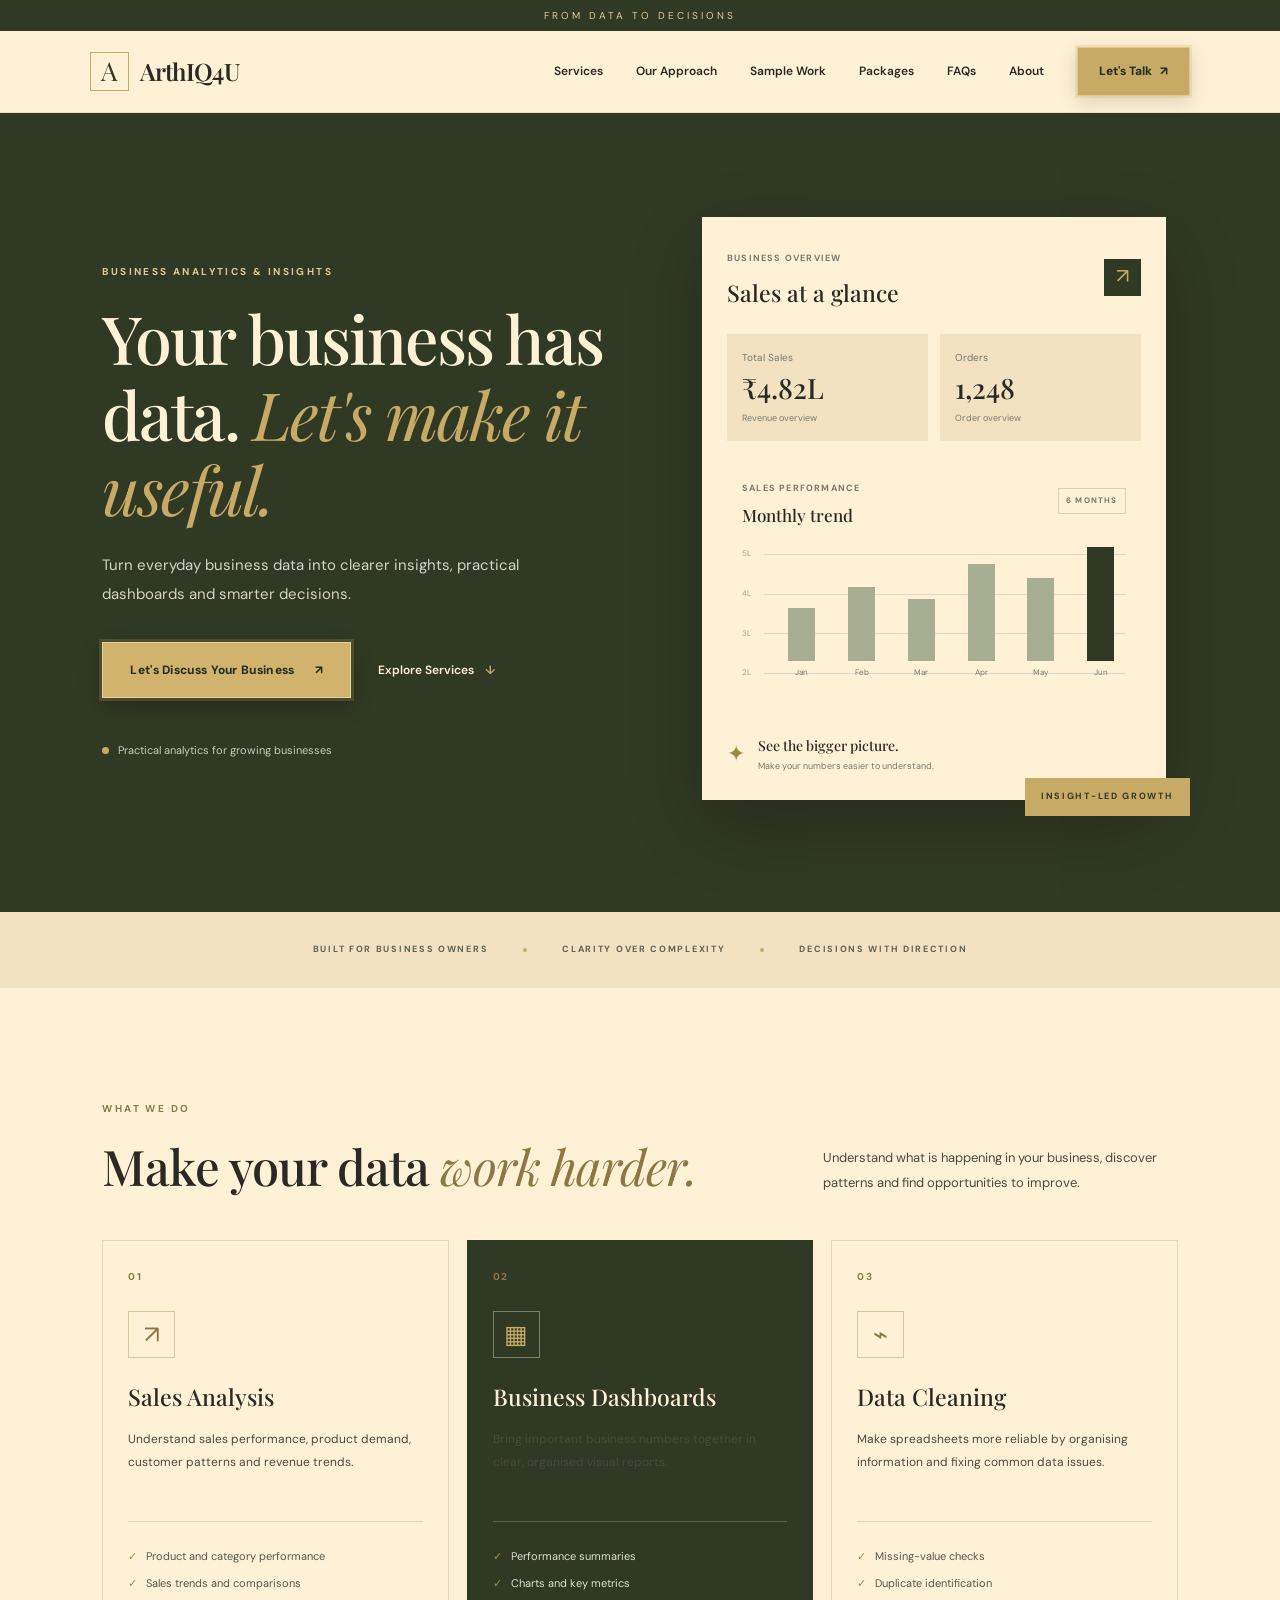
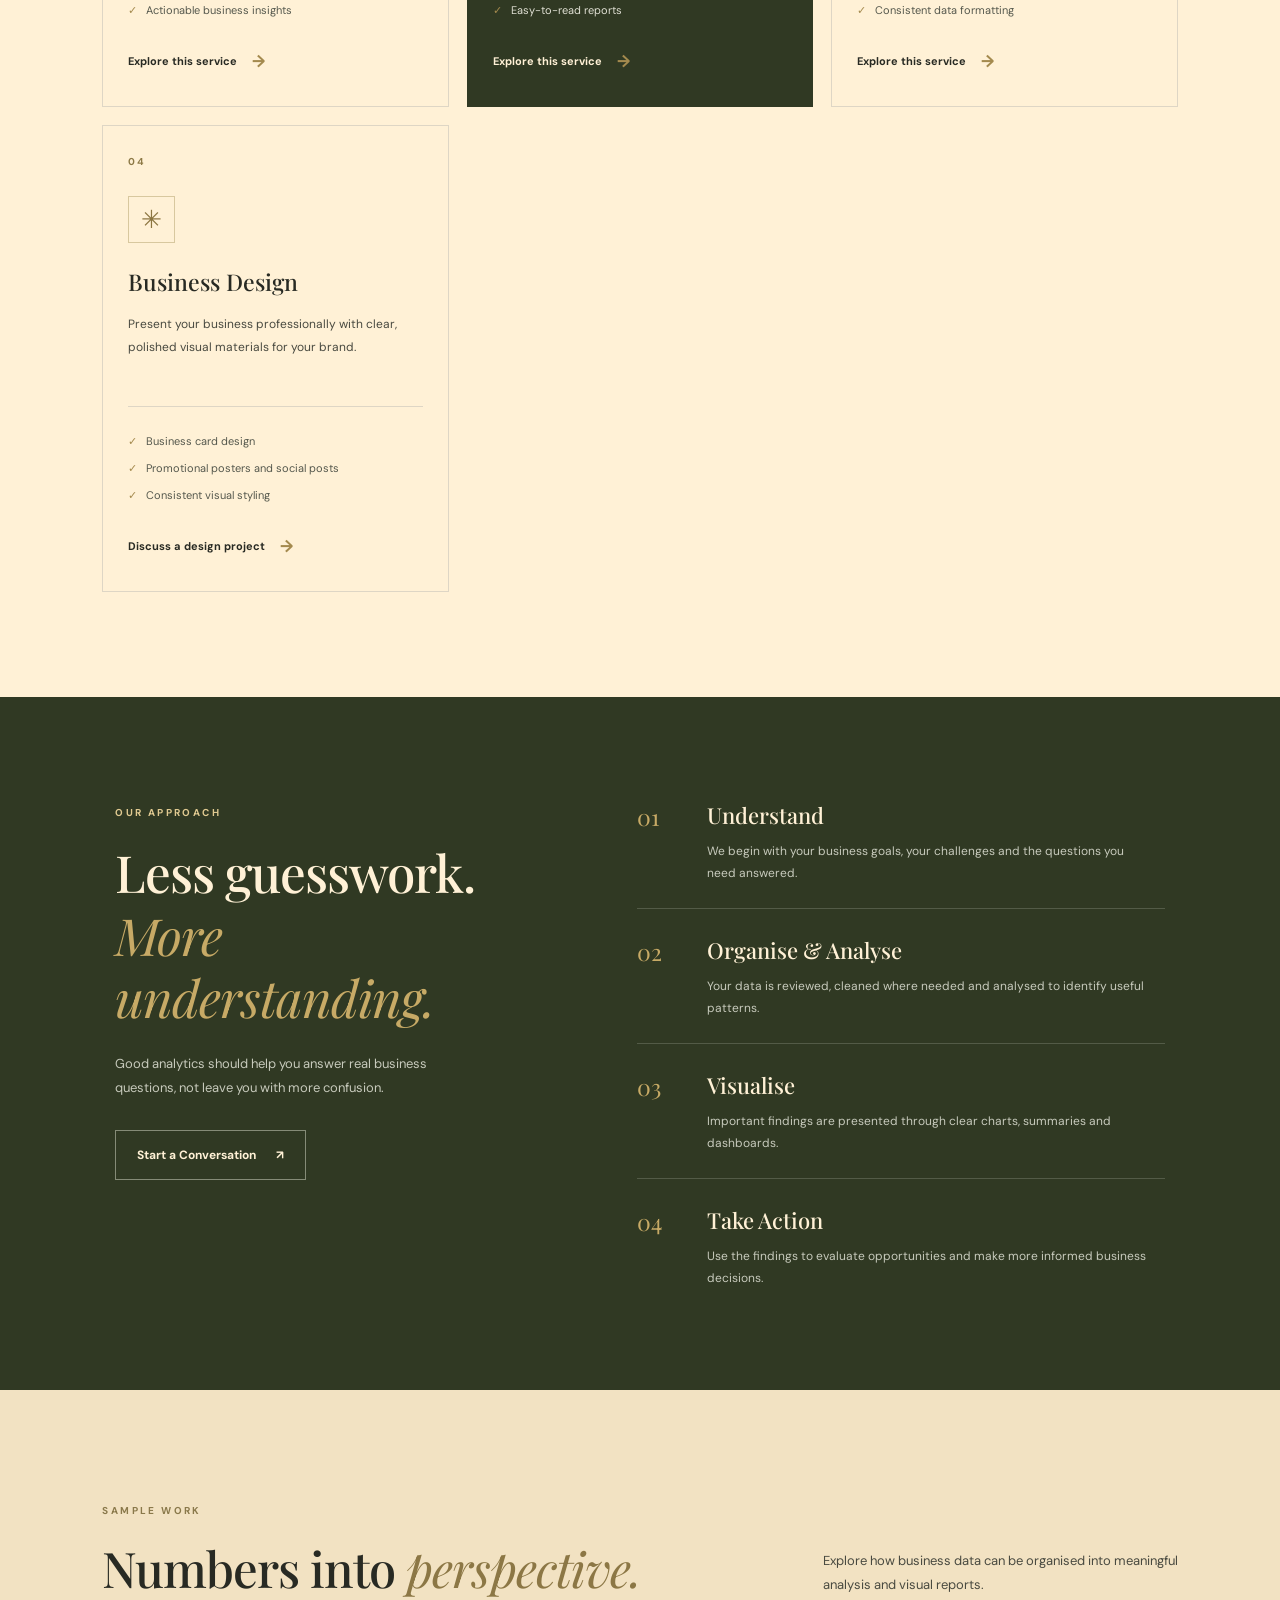
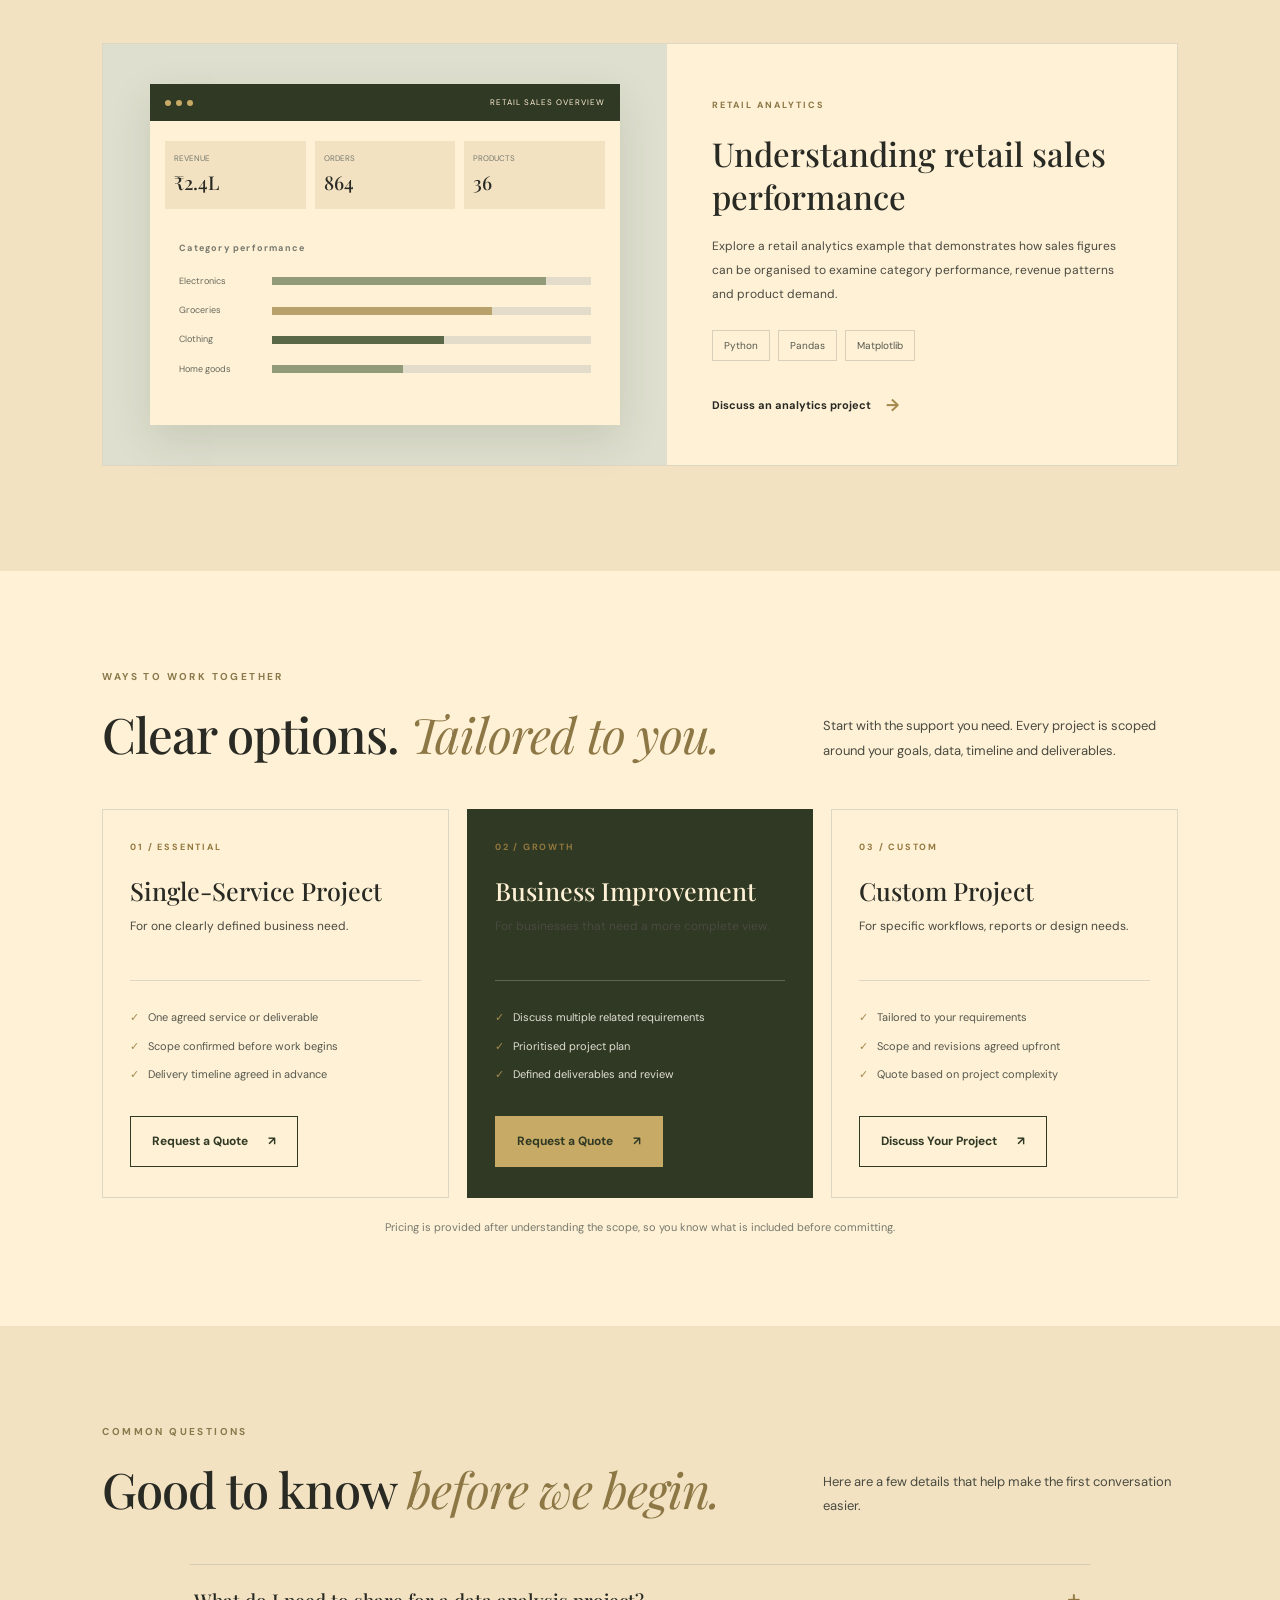
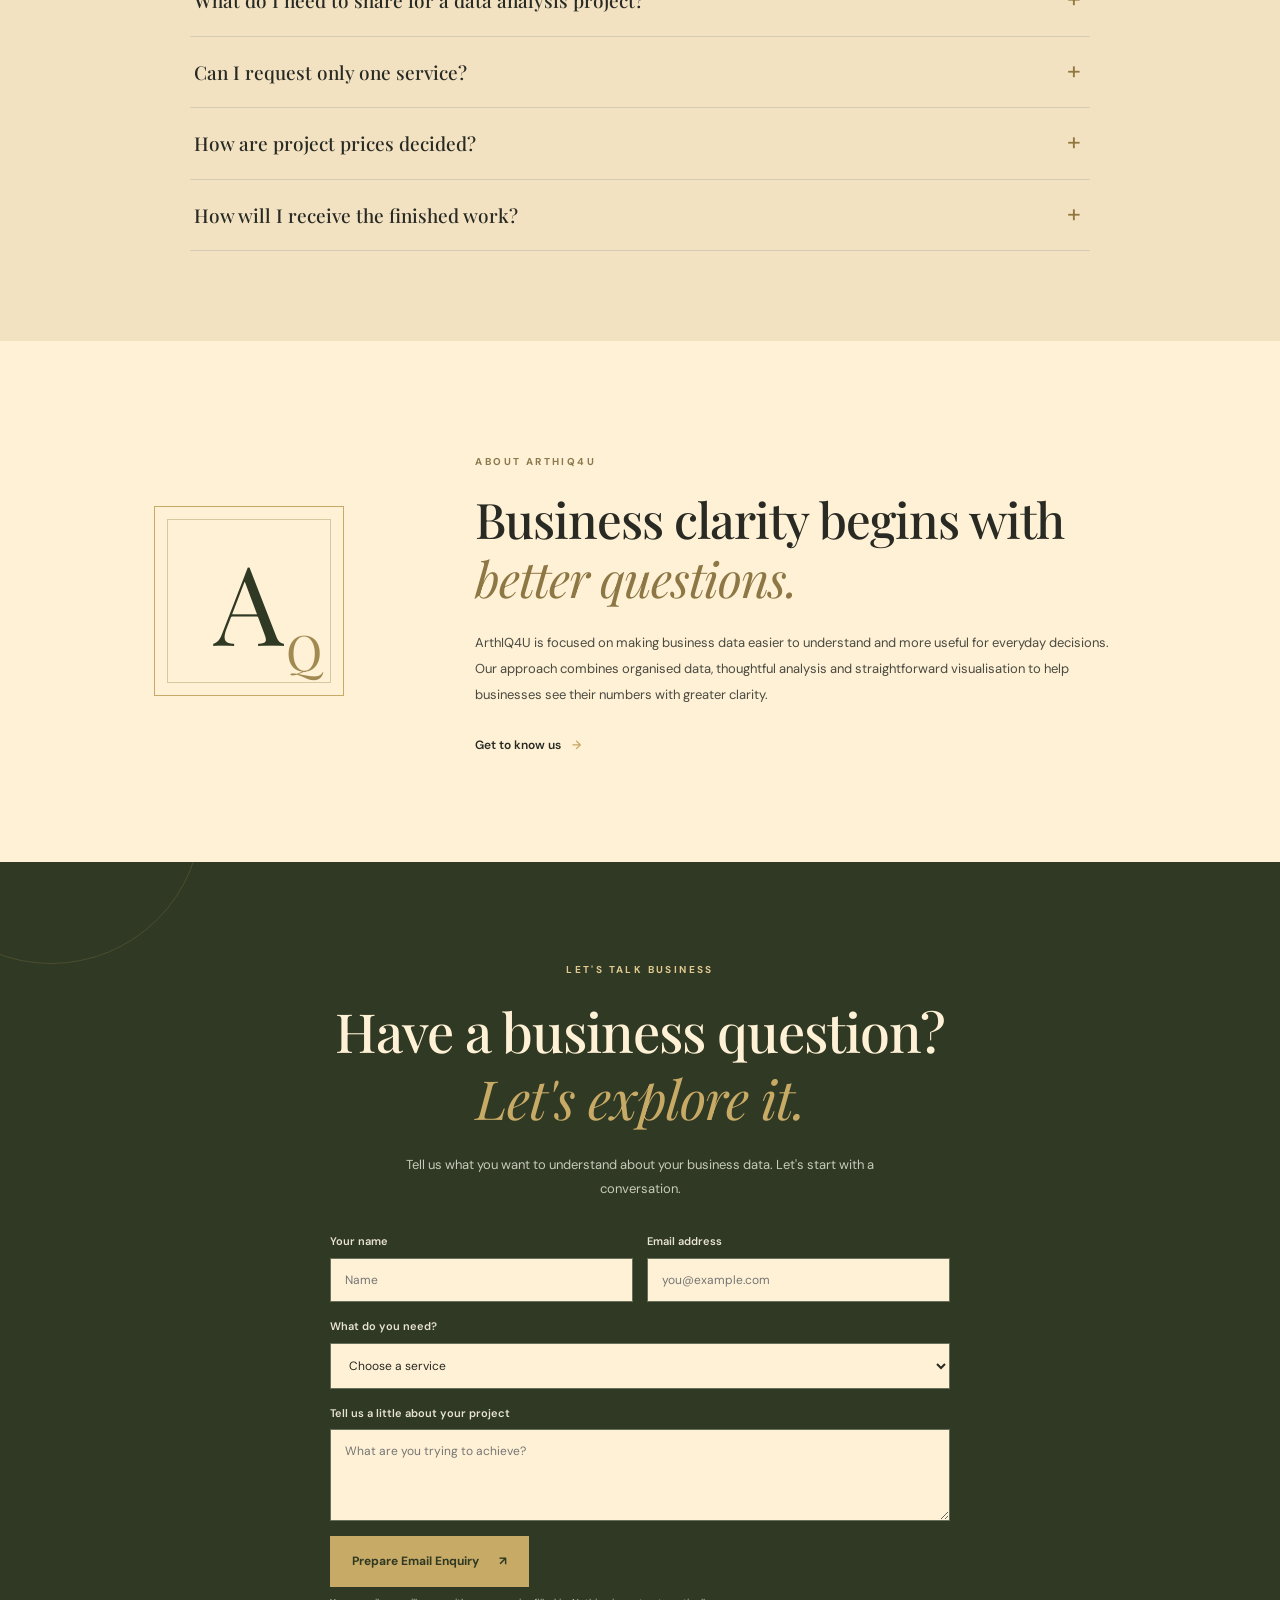
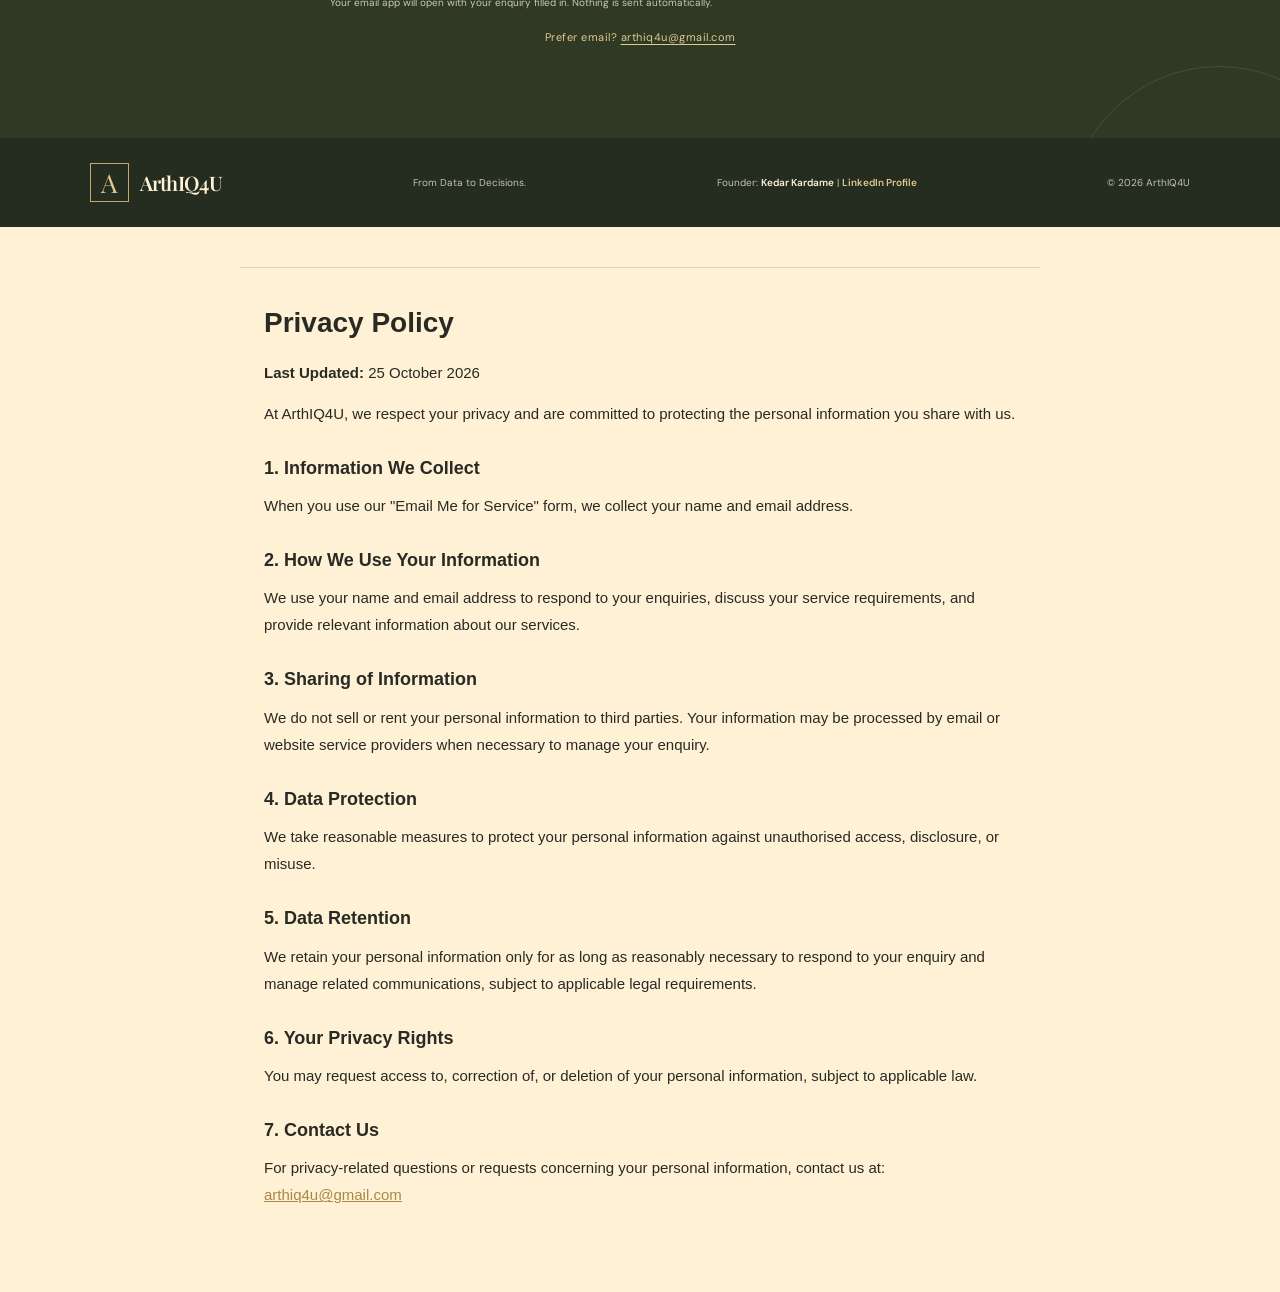
<file: index.html>
<!DOCTYPE html>
<html lang="en">
<head>
    <meta charset="UTF-8">
    <meta name="viewport" content="width=device-width, initial-scale=1.0">
    <meta name="google-site-verification" content="A66Na9jqtfzO3iNBNQg-quBa9R00kcFOK-wbCDVWGrk" />
    <meta name="theme-color" content="#303923">
    <meta name="description" content="ArthIQ4U helps growing businesses with sales analysis, business dashboards, data cleaning and professional business design. From Data to Decisions.">
    <meta property="og:title" content="ArthIQ4U | From Data to Decisions">
    <meta property="og:description" content="Practical business analytics, dashboards and creative design for growing businesses.">
    <meta property="og:type" content="website">
    <meta name="color-scheme" content="light">
    <title>ArthIQ4U | From Data to Decisions</title>
    <link rel="stylesheet" href="style.css">
    <link rel="preconnect" href="https://fonts.googleapis.com">
    <link rel="preconnect" href="https://fonts.gstatic.com" crossorigin>
    <link href="https://fonts.googleapis.com/css2?family=DM+Sans:wght@400;500;600;700&family=Playfair+Display:wght@400;500;600;700&display=swap" rel="stylesheet">
    
<script type="application/ld+json">
{
  "@context": "https://schema.org",
  "@type": "Organization",
  "name": "ArthIQ4U",
  "url": "https://arthiq4u.vercel.app/",
  "email": "arthiq4u@gmail.com",
  "founder": {
    "@type": "Person",
    "name": "Kedar kardame",
    "jobTitle": "Founder of ArthIQ4U"
  }
}
</script>

</head>
<body>

    <div class="topbar">
        FROM DATA TO DECISIONS
    </div>

    <header class="header">
        <a href="#home" class="brand">
            <span class="brand-mark">A</span>
            <span class="brand-name">ArthIQ4U</span>
        </a>

        <button class="menu-toggle" id="menuToggle" aria-label="Open navigation" aria-expanded="false">
            ☰
        </button>

        <nav class="navigation" id="navigation">
            <a href="#services">Services</a>
            <a href="#approach">Our Approach</a>
            <a href="#work">Sample Work</a>
            <a href="#packages">Packages</a>
            <a href="#faq">FAQs</a>
            <a href="#about">About</a>
            <a href="#contact" class="nav-cta">Let's Talk <span>↗</span></a>
        </nav>
    </header>

    <main>
        <section class="hero" id="home">
            <div class="hero-content">
                <span class="eyebrow light-eyebrow">BUSINESS ANALYTICS & INSIGHTS</span>
                <h1>Your business has data. <em>Let's make it useful.</em></h1>
                <p class="hero-description">
                    Turn everyday business data into clearer insights, practical dashboards and smarter decisions.
                </p>

                <div class="hero-actions">
                    <a href="#contact" class="button button-gold">Let's Discuss Your Business <span>↗</span></a>
                    <a href="#services" class="text-link">Explore Services <span>↓</span></a>
                </div>

                <div class="hero-note">
                    <span class="status-dot"></span>
                    Practical analytics for growing businesses
                </div>
            </div>

            <div class="hero-visual">
                <div class="dashboard">
                    <div class="dashboard-header">
                        <div>
                            <span class="dashboard-kicker">BUSINESS OVERVIEW</span>
                            <h3>Sales at a glance</h3>
                        </div>
                        <span class="dashboard-icon">↗</span>
                    </div>

                    <div class="metric-grid">
                        <div class="metric-card">
                            <span>Total Sales</span>
                            <strong>₹4.82L</strong>
                            <small>Revenue overview</small>
                        </div>
                        <div class="metric-card">
                            <span>Orders</span>
                            <strong>1,248</strong>
                            <small>Order overview</small>
                        </div>
                    </div>

                    <div class="chart-card">
                        <div class="chart-heading">
                            <div>
                                <span>SALES PERFORMANCE</span>
                                <h4>Monthly trend</h4>
                            </div>
                            <span class="chart-period">6 MONTHS</span>
                        </div>

                        <div class="chart">
                            <div class="chart-grid">
                                <span>5L</span>
                                <span>4L</span>
                                <span>3L</span>
                                <span>2L</span>
                            </div>
                            <div class="chart-bars">
                                <div class="bar-item"><div class="bar" style="height: 40%"></div><span>Jan</span></div>
                                <div class="bar-item"><div class="bar" style="height: 56%"></div><span>Feb</span></div>
                                <div class="bar-item"><div class="bar" style="height: 47%"></div><span>Mar</span></div>
                                <div class="bar-item"><div class="bar" style="height: 73%"></div><span>Apr</span></div>
                                <div class="bar-item"><div class="bar" style="height: 63%"></div><span>May</span></div>
                                <div class="bar-item"><div class="bar active-bar" style="height: 88%"></div><span>Jun</span></div>
                            </div>
                        </div>
                    </div>

                    <div class="dashboard-footer">
                        <span class="footer-symbol">✦</span>
                        <div>
                            <strong>See the bigger picture.</strong>
                            <p>Make your numbers easier to understand.</p>
                        </div>
                    </div>
                </div>
                <div class="floating-label">INSIGHT-LED GROWTH</div>
            </div>
        </section>

        <section class="trust-strip">
            <span>BUILT FOR BUSINESS OWNERS</span>
            <span class="trust-divider"></span>
            <span>CLARITY OVER COMPLEXITY</span>
            <span class="trust-divider"></span>
            <span>DECISIONS WITH DIRECTION</span>
        </section>

        <section class="section services-section" id="services">
            <div class="section-heading">
                <div>
                    <span class="eyebrow">WHAT WE DO</span>
                    <h2>Make your data <em>work harder.</em></h2>
                </div>
                <p>Understand what is happening in your business, discover patterns and find opportunities to improve.</p>
            </div>

            <div class="services-grid">
                <article class="service-card">
                    <div class="service-number">01</div>
                    <div class="service-icon">↗</div>
                    <h3>Sales Analysis</h3>
                    <p>Understand sales performance, product demand, customer patterns and revenue trends.</p>
                    <ul>
                        <li>Product and category performance</li>
                        <li>Sales trends and comparisons</li>
                        <li>Actionable business insights</li>
                    </ul>
                    <a href="#contact" class="service-link">Explore this service <span>→</span></a>
                </article>

                <article class="service-card featured-service">
                    <div class="service-number">02</div>
                    <div class="service-icon">▦</div>
                    <h3>Business Dashboards</h3>
                    <p>Bring important business numbers together in clear, organised visual reports.</p>
                    <ul>
                        <li>Performance summaries</li>
                        <li>Charts and key metrics</li>
                        <li>Easy-to-read reports</li>
                    </ul>
                    <a href="#contact" class="service-link">Explore this service <span>→</span></a>
                </article>

                <article class="service-card">
                    <div class="service-number">03</div>
                    <div class="service-icon">⌁</div>
                    <h3>Data Cleaning</h3>
                    <p>Make spreadsheets more reliable by organising information and fixing common data issues.</p>
                    <ul>
                        <li>Missing-value checks</li>
                        <li>Duplicate identification</li>
                        <li>Consistent data formatting</li>
                    </ul>
                    <a href="#contact" class="service-link">Explore this service <span>→</span></a>
                </article>

                <article class="service-card">
                    <div class="service-number">04</div>
                    <div class="service-icon">✳</div>
                    <h3>Business Design</h3>
                    <p>Present your business professionally with clear, polished visual materials for your brand.</p>
                    <ul>
                        <li>Business card design</li>
                        <li>Promotional posters and social posts</li>
                        <li>Consistent visual styling</li>
                    </ul>
                    <a href="#contact" class="service-link">Discuss a design project <span>→</span></a>
                </article>
            </div>
        </section>

        <section class="approach-section" id="approach">
            <div class="approach-intro">
                <span class="eyebrow light-eyebrow">OUR APPROACH</span>
                <h2>Less guesswork.<br><em>More understanding.</em></h2>
                <p>Good analytics should help you answer real business questions, not leave you with more confusion.</p>
                <a href="#contact" class="button button-outline">Start a Conversation <span>↗</span></a>
            </div>

            <div class="steps">
                <article class="step">
                    <span class="step-number">01</span>
                    <div>
                        <h3>Understand</h3>
                        <p>We begin with your business goals, your challenges and the questions you need answered.</p>
                    </div>
                </article>

                <article class="step">
                    <span class="step-number">02</span>
                    <div>
                        <h3>Organise & Analyse</h3>
                        <p>Your data is reviewed, cleaned where needed and analysed to identify useful patterns.</p>
                    </div>
                </article>

                <article class="step">
                    <span class="step-number">03</span>
                    <div>
                        <h3>Visualise</h3>
                        <p>Important findings are presented through clear charts, summaries and dashboards.</p>
                    </div>
                </article>

                <article class="step">
                    <span class="step-number">04</span>
                    <div>
                        <h3>Take Action</h3>
                        <p>Use the findings to evaluate opportunities and make more informed business decisions.</p>
                    </div>
                </article>
            </div>
        </section>

        <section class="section work-section" id="work">
            <div class="section-heading">
                <div>
                    <span class="eyebrow">SAMPLE WORK</span>
                    <h2>Numbers into <em>perspective.</em></h2>
                </div>
                <p>Explore how business data can be organised into meaningful analysis and visual reports.</p>
            </div>

            <article class="project-card">
                <div class="project-visual">
                    <div class="project-window">
                        <div class="window-top">
                            <div class="window-dots"><i></i><i></i><i></i></div>
                            <span>RETAIL SALES OVERVIEW</span>
                        </div>
                        <div class="project-metrics">
                            <div><span>REVENUE</span><strong>₹2.4L</strong></div>
                            <div><span>ORDERS</span><strong>864</strong></div>
                            <div><span>PRODUCTS</span><strong>36</strong></div>
                        </div>
                        <div class="project-chart">
                            <div class="project-chart-title">Category performance</div>
                            <div class="horizontal-row"><span>Electronics</span><div><i style="width: 86%"></i></div></div>
                            <div class="horizontal-row"><span>Groceries</span><div><i style="width: 69%"></i></div></div>
                            <div class="horizontal-row"><span>Clothing</span><div><i style="width: 54%"></i></div></div>
                            <div class="horizontal-row"><span>Home goods</span><div><i style="width: 41%"></i></div></div>
                        </div>
                    </div>
                </div>

                <div class="project-content">
                    <span class="project-tag">RETAIL ANALYTICS</span>
                    <h3>Understanding retail sales performance</h3>
                    <p>Explore a retail analytics example that demonstrates how sales figures can be organised to examine category performance, revenue patterns and product demand.</p>
                    <div class="project-tools">
                        <span>Python</span>
                        <span>Pandas</span>
                        <span>Matplotlib</span>
                    </div>
                    <a href="#contact" class="service-link">Discuss an analytics project <span>→</span></a>
                </div>
            </article>
        </section>

        <section class="section packages-section" id="packages">
            <div class="section-heading">
                <div>
                    <span class="eyebrow">WAYS TO WORK TOGETHER</span>
                    <h2>Clear options. <em>Tailored to you.</em></h2>
                </div>
                <p>Start with the support you need. Every project is scoped around your goals, data, timeline and deliverables.</p>
            </div>

            <div class="packages-grid">
                <article class="package-card">
                    <span class="package-label">01 / ESSENTIAL</span>
                    <h3>Single-Service Project</h3>
                    <p>For one clearly defined business need.</p>
                    <ul>
                        <li>One agreed service or deliverable</li>
                        <li>Scope confirmed before work begins</li>
                        <li>Delivery timeline agreed in advance</li>
                    </ul>
                    <a class="button button-outline-dark" href="#contact" data-service="Single-Service Project">Request a Quote <span>↗</span></a>
                </article>

                <article class="package-card package-featured">
                    <span class="package-label">02 / GROWTH</span>
                    <h3>Business Improvement</h3>
                    <p>For businesses that need a more complete view.</p>
                    <ul>
                        <li>Discuss multiple related requirements</li>
                        <li>Prioritised project plan</li>
                        <li>Defined deliverables and review</li>
                    </ul>
                    <a class="button button-gold" href="#contact" data-service="Business Improvement">Request a Quote <span>↗</span></a>
                </article>

                <article class="package-card">
                    <span class="package-label">03 / CUSTOM</span>
                    <h3>Custom Project</h3>
                    <p>For specific workflows, reports or design needs.</p>
                    <ul>
                        <li>Tailored to your requirements</li>
                        <li>Scope and revisions agreed upfront</li>
                        <li>Quote based on project complexity</li>
                    </ul>
                    <a class="button button-outline-dark" href="#contact" data-service="Custom Project">Discuss Your Project <span>↗</span></a>
                </article>
            </div>
            <p class="packages-note">Pricing is provided after understanding the scope, so you know what is included before committing.</p>
        </section>

        <section class="faq-section" id="faq">
            <div class="section-heading">
                <div>
                    <span class="eyebrow">COMMON QUESTIONS</span>
                    <h2>Good to know <em>before we begin.</em></h2>
                </div>
                <p>Here are a few details that help make the first conversation easier.</p>
            </div>

            <div class="faq-list">
                <details>
                    <summary>What do I need to share for a data analysis project?</summary>
                    <p>Usually, a spreadsheet or CSV file and a short explanation of the business questions you want answered. Do not send passwords or sensitive customer information.</p>
                </details>
                <details>
                    <summary>Can I request only one service?</summary>
                    <p>Yes. You can enquire about a single sales analysis, dashboard, data-cleaning task, business card or promotional design.</p>
                </details>
                <details>
                    <summary>How are project prices decided?</summary>
                    <p>Pricing depends on the scope, complexity, format and timeline. You can request a quote before deciding whether to proceed.</p>
                </details>
                <details>
                    <summary>How will I receive the finished work?</summary>
                    <p>The delivery format is agreed at the start. Depending on the project, it may include a report, cleaned file, dashboard or design files.</p>
                </details>
            </div>
        </section>

        <section class="about-section" id="about">
            <div class="about-mark">A<span>Q</span></div>
            <div class="about-content">
                <span class="eyebrow">ABOUT ARTHIQ4U</span>
                <h2>Business clarity begins with <em>better questions.</em></h2>
                <p>ArthIQ4U is focused on making business data easier to understand and more useful for everyday decisions. Our approach combines organised data, thoughtful analysis and straightforward visualisation to help businesses see their numbers with greater clarity.</p>
                <a href="#contact" class="text-link dark-text-link">Get to know us <span>→</span></a>
            </div>
        </section>

        <section class="contact-section" id="contact">
            <div class="contact-inner">
                <span class="eyebrow light-eyebrow">LET'S TALK BUSINESS</span>
                <h2>Have a business question? <em>Let's explore it.</em></h2>
                <p>Tell us what you want to understand about your business data. Let's start with a conversation.</p>
                <form class="contact-form" id="contactForm">
                    <div class="form-row">
                        <label>
                            Your name
                            <input type="text" id="clientName" name="name" placeholder="Name" autocomplete="name" required>
                        </label>
                        <label>
                            Email address
                            <input type="email" id="clientEmail" name="email" placeholder="you@example.com" autocomplete="email" required>
                        </label>
                    </div>
                    <label>
                        What do you need?
                        <select id="serviceChoice" name="service" required>
                            <option value="">Choose a service</option>
                            <option>Sales Analysis</option>
                            <option>Business Dashboards</option>
                            <option>Data Cleaning</option>
                            <option>Business Card or Poster Design</option>
                            <option>Business Improvement</option>
                            <option>Custom Project</option>
                        </select>
                    </label>
                    <label>
                        Tell us a little about your project
                        <textarea id="projectDetails" name="message" rows="4" placeholder="What are you trying to achieve?" required></textarea>
                    </label>
                    <button class="button button-gold form-submit" type="submit">Prepare Email Enquiry <span>↗</span></button>
                    <p class="form-note">Your email app will open with your enquiry filled in. Nothing is sent automatically.</p>
                </form>
                <div class="contact-email">Prefer email? <a href="mailto:arthiq4u@gmail.com">arthiq4u@gmail.com</a></div>
            </div>
        </section>
    </main>

    <footer class="footer">
        <a href="#home" class="brand footer-brand">
            <span class="brand-mark">A</span>
            <span class="brand-name">ArthIQ4U</span>
        </a>
        <p>From Data to Decisions.</p>
        
<p>
    Founder:
    <strong>Kedar Kardame</strong>
    |
    <a href="https://www.linkedin.com/in/kedar-kardame-a6bb04341/"
       target="_blank"
       rel="noopener noreferrer">
       LinkedIn Profile
    </a>
</p>

        <span class="copyright">© <span id="year"></span> ArthIQ4U</span>
    </footer>

    <script>
        const menuToggle = document.getElementById("menuToggle");
        const navigation = document.getElementById("navigation");

        menuToggle.addEventListener("click", () => {
            const isOpen = navigation.classList.toggle("navigation-open");
            menuToggle.setAttribute("aria-expanded", isOpen);
            menuToggle.setAttribute("aria-label", isOpen ? "Close navigation" : "Open navigation");
            menuToggle.textContent = isOpen ? "✕" : "☰";
        });

        navigation.querySelectorAll("a").forEach(link => {
            link.addEventListener("click", () => {
                navigation.classList.remove("navigation-open");
                menuToggle.setAttribute("aria-expanded", "false");
                menuToggle.setAttribute("aria-label", "Open navigation");
                menuToggle.textContent = "☰";
            });
        });

        document.getElementById("year").textContent = new Date().getFullYear();

        // Package buttons preselect the relevant project type in the enquiry form.
        document.querySelectorAll("[data-service]").forEach(button => {
            button.addEventListener("click", () => {
                const serviceChoice = document.getElementById("serviceChoice");
                const value = button.dataset.service;
                const matchingOption = Array.from(serviceChoice.options).find(option => option.text === value);
                if (matchingOption) serviceChoice.value = matchingOption.value;
                else if (value === "Single-Service Project") serviceChoice.value = "Custom Project";
                else if (value === "Business Improvement") serviceChoice.value = "Business Improvement";
                else serviceChoice.value = "Custom Project";
            });
        });

        // This works on static hosting: it prepares an email rather than storing form data.
        document.getElementById("contactForm").addEventListener("submit", event => {
            event.preventDefault();
            const name = document.getElementById("clientName").value.trim();
            const email = document.getElementById("clientEmail").value.trim();
            const service = document.getElementById("serviceChoice").value;
            const details = document.getElementById("projectDetails").value.trim();
            const subject = encodeURIComponent("ArthIQ4U Enquiry - " + service);
            const body = encodeURIComponent(
                "Name: " + name + "\n" +
                "Reply email: " + email + "\n" +
                "Service: " + service + "\n\n" +
                "Project details:\n" + details
            );
            window.location.href = "mailto:arthiq4u@gmail.com?subject=" + subject + "&body=" + body;
        });
    </script>
    
<!-- ArthIQ4U Privacy Policy -->
<section id="privacy-policy" style="
  max-width: 800px;
  margin: 40px auto;
  padding: 30px 24px;
  line-height: 1.8;
  font-family: Arial, sans-serif;
  color: inherit;
">

  <h2 style="margin-bottom: 10px;">Privacy Policy</h2>

  <p><strong>Last Updated:</strong> 25 October 2026</p>

  <p>
    At ArthIQ4U, we respect your privacy and are committed to
    protecting the personal information you share with us.
  </p>

  <h3>1. Information We Collect</h3>
  <p>
    When you use our "Email Me for Service" form, we collect
    your name and email address.
  </p>

  <h3>2. How We Use Your Information</h3>
  <p>
    We use your name and email address to respond to your
    enquiries, discuss your service requirements, and provide
    relevant information about our services.
  </p>

  <h3>3. Sharing of Information</h3>
  <p>
    We do not sell or rent your personal information to third
    parties. Your information may be processed by email or
    website service providers when necessary to manage your
    enquiry.
  </p>

  <h3>4. Data Protection</h3>
  <p>
    We take reasonable measures to protect your personal
    information against unauthorised access, disclosure,
    or misuse.
  </p>

  <h3>5. Data Retention</h3>
  <p>
    We retain your personal information only for as long as
    reasonably necessary to respond to your enquiry and manage
    related communications, subject to applicable legal
    requirements.
  </p>

  <h3>6. Your Privacy Rights</h3>
  <p>
    You may request access to, correction of, or deletion of
    your personal information, subject to applicable law.
  </p>

  <h3>7. Contact Us</h3>
  <p>
    For privacy-related questions or requests concerning your
    personal information, contact us at:
    <a href="mailto:arthiq4u@gmail.com">arthiq4u@gmail.com</a>
  </p>

</section>
<!-- End of ArthIQ4U Privacy Policy -->
</body>
</html>


</body>
</html>
</file>
<file: style.css>
:root {
    --olive: #303923;
    --olive-light: #45503a;
    --cream: #f4f0e5;
    --cream-dark: #e9e2d2;
    --gold: #c7aa66;
    --gold-light: #e0ca91;
    --ink: #282a23;
    --muted: #77796d;
    --white: #f4f0e5;
    --serif: "Playfair Display", Georgia, serif;
    --sans: "DM Sans", Arial, sans-serif;
}

* {
    margin: 0;
    padding: 0;
    box-sizing: border-box;
}

html {
    scroll-behavior: smooth;
    scroll-padding-top: 90px;
}

body {
    font-family: var(--sans);
    background: var(--cream);
    color: var(--ink);
    line-height: 1.7;
    -webkit-font-smoothing: antialiased;
}

a {
    color: inherit;
    text-decoration: none;
}

button {
    font: inherit;
}

.topbar {
    background: var(--olive);
    color: var(--gold-light);
    text-align: center;
    font-size: 10px;
    letter-spacing: 3px;
    padding: 7px 15px;
}

.header {
    min-height: 82px;
    display: flex;
    align-items: center;
    justify-content: space-between;
    padding: 0 7%;
    background: var(--cream);
    position: sticky;
    top: 0;
    z-index: 100;
    border-bottom: 1px solid rgba(48, 57, 35, 0.1);
}

.brand {
    display: inline-flex;
    align-items: center;
    gap: 11px;
}

.brand-mark {
    display: grid;
    place-items: center;
    width: 39px;
    height: 39px;
    border: 1px solid var(--gold);
    color: var(--olive);
    font-family: var(--serif);
    font-size: 26px;
    line-height: 1;
}

.brand-name {
    font-family: var(--serif);
    font-size: 24px;
    font-weight: 600;
    letter-spacing: -0.7px;
}

.navigation {
    display: flex;
    align-items: center;
    flex-wrap: wrap;
    gap: 33px;
}

.navigation a {
    font-size: 12px;
    font-weight: 600;
    transition: color 0.2s ease;
}

.navigation a:hover {
    color: #92763c;
}

.navigation .nav-cta {
    border: 1px solid var(--olive);
    padding: 11px 17px;
}

.nav-cta span {
    color: #92763c;
    margin-left: 5px;
}

.menu-toggle {
    display: none;
    border: 0;
    background: transparent;
    color: var(--olive);
    font-size: 25px;
    cursor: pointer;
}

/* Hero */

.hero {
    background: var(--olive);
    color: var(--cream);
    padding: 92px 8% 100px;
    display: grid;
    grid-template-columns: 1.03fr 0.97fr;
    gap: 70px;
    align-items: center;
    overflow: hidden;
}

.hero-content {
    max-width: 610px;
}

.eyebrow {
    display: inline-block;
    color: #8a794b;
    font-size: 10px;
    letter-spacing: 2.4px;
    font-weight: 700;
    margin-bottom: 20px;
}

.light-eyebrow {
    color: var(--gold-light);
}

.hero h1 {
    font-family: var(--serif);
    font-size: clamp(43px, 5.2vw, 70px);
    font-weight: 500;
    line-height: 1.13;
    letter-spacing: -2px;
    max-width: 650px;
}

.hero h1 em,
.section-heading h2 em,
.approach-intro h2 em,
.contact-inner h2 em,
.about-content h2 em {
    color: var(--gold);
    font-weight: 400;
}

.hero-description {
    color: #d3d3c7;
    max-width: 450px;
    font-size: 15px;
    margin-top: 25px;
    line-height: 1.9;
}

.hero-actions {
    display: flex;
    align-items: center;
    flex-wrap: wrap;
    gap: 27px;
    margin-top: 34px;
}

.button {
    display: inline-flex;
    justify-content: center;
    align-items: center;
    gap: 20px;
    padding: 14px 21px;
    font-size: 12px;
    font-weight: 700;
    transition: transform 0.2s ease, background 0.2s ease;
}

.button:hover {
    transform: translateY(-2px);
}

.button-gold {
    background: var(--gold);
    color: var(--olive);
}

.button-gold:hover {
    background: var(--gold-light);
}

.text-link {
    font-size: 12px;
    font-weight: 600;
}

.text-link span {
    margin-left: 8px;
    color: var(--gold);
}

.hero-note {
    display: flex;
    align-items: center;
    gap: 9px;
    margin-top: 43px;
    font-size: 11px;
    color: #c8cbbd;
}

.status-dot {
    width: 7px;
    height: 7px;
    background: var(--gold);
    border-radius: 50%;
}

.hero-visual {
    position: relative;
    padding: 12px;
}

.dashboard {
    background: var(--cream);
    color: var(--ink);
    padding: 25px;
    box-shadow: 0 25px 70px rgba(0, 0, 0, 0.2);
    position: relative;
    z-index: 1;
}

.dashboard-header,
.chart-heading {
    display: flex;
    align-items: center;
    justify-content: space-between;
}

.dashboard-kicker,
.chart-heading span,
.project-chart-title {
    color: var(--muted);
    font-size: 9px;
    letter-spacing: 1.2px;
    font-weight: 700;
}

.dashboard-header h3 {
    font-family: var(--serif);
    font-size: 23px;
    font-weight: 500;
    margin-top: 4px;
}

.dashboard-icon {
    display: grid;
    place-items: center;
    width: 37px;
    height: 37px;
    background: var(--olive);
    color: var(--gold);
    font-size: 21px;
}

.metric-grid {
    display: grid;
    grid-template-columns: 1fr 1fr;
    gap: 12px;
    margin: 22px 0 14px;
}

.metric-card {
    padding: 15px;
    background: var(--cream-dark);
    display: flex;
    flex-direction: column;
}

.metric-card span {
    font-size: 10px;
    color: var(--muted);
}

.metric-card strong {
    font-family: var(--serif);
    font-size: 28px;
    font-weight: 500;
    margin: 4px 0;
    line-height: 1.3;
}

.metric-card small {
    color: #787b6e;
    font-size: 9px;
}

.chart-card {
    background: var(--white);
    padding: 17px 15px 12px;
}

.chart-heading h4 {
    font-family: var(--serif);
    font-size: 17px;
    font-weight: 500;
    margin-top: 2px;
}

.chart-period {
    font-size: 8px !important;
    border: 1px solid #d8cfbd;
    padding: 5px 7px;
}

.chart {
    height: 155px;
    position: relative;
    margin-top: 17px;
    padding-left: 27px;
}

.chart-grid {
    position: absolute;
    inset: 0 0 22px 0;
    display: flex;
    flex-direction: column;
    justify-content: space-between;
}

.chart-grid span {
    color: #a3a193;
    font-size: 8px;
    position: relative;
}

.chart-grid span::after {
    content: "";
    position: absolute;
    left: 22px;
    right: 0;
    top: 50%;
    border-top: 1px solid #ded8c9;
}

.chart-bars {
    height: calc(100% - 22px);
    position: relative;
    display: flex;
    align-items: end;
    justify-content: space-around;
    gap: 10px;
    padding-left: 8px;
}

.bar-item {
    height: 100%;
    display: flex;
    flex: 1;
    flex-direction: column;
    align-items: center;
    justify-content: end;
    gap: 5px;
    z-index: 1;
}

.bar {
    width: min(100%, 27px);
    background: #a8ae91;
    min-height: 10px;
}

.active-bar {
    background: var(--olive);
}

.bar-item span {
    font-size: 8px;
    color: var(--muted);
}

.dashboard-footer {
    display: flex;
    gap: 13px;
    align-items: center;
    padding-top: 18px;
}

.footer-symbol {
    color: #a28647;
    font-size: 22px;
}

.dashboard-footer strong {
    font-family: var(--serif);
    font-size: 14px;
    font-weight: 500;
}

.dashboard-footer p {
    font-size: 9px;
    color: var(--muted);
}

.floating-label {
    position: absolute;
    bottom: -4px;
    right: -12px;
    background: var(--gold);
    color: var(--olive);
    font-size: 9px;
    font-weight: 700;
    letter-spacing: 1.7px;
    padding: 11px 16px;
    z-index: 2;
}

/* Trust strip */

.trust-strip {
    min-height: 76px;
    background: var(--cream-dark);
    display: flex;
    justify-content: center;
    align-items: center;
    flex-wrap: wrap;
    gap: 35px;
    padding: 20px;
    color: #5e6252;
    font-size: 9px;
    font-weight: 700;
    letter-spacing: 1.7px;
}

.trust-divider {
    width: 4px;
    height: 4px;
    background: var(--gold);
    border-radius: 50%;
}

/* General sections */

.section {
    padding: 105px 8%;
}

.section-heading {
    display: flex;
    justify-content: space-between;
    align-items: end;
    gap: 45px;
    margin-bottom: 45px;
}

.section-heading h2,
.about-content h2 {
    font-family: var(--serif);
    font-size: clamp(35px, 4vw, 49px);
    line-height: 1.2;
    font-weight: 500;
    letter-spacing: -1px;
}

.section-heading h2 em,
.about-content h2 em {
    color: #8c7745;
}

.section-heading > p {
    max-width: 355px;
    color: var(--muted);
    font-size: 13px;
    line-height: 1.9;
}

/* Services */

.services-grid {
    display: grid;
    grid-template-columns: repeat(3, 1fr);
    gap: 18px;
}

.service-card {
    background: var(--white);
    border: 1px solid #ded6c5;
    padding: 27px 25px 30px;
    position: relative;
    min-width: 0;
    transition: transform 0.25s ease, box-shadow 0.25s ease;
}

.service-card:hover {
    transform: translateY(-5px);
    box-shadow: 0 15px 35px rgba(48, 57, 35, 0.08);
}

.featured-service {
    background: var(--olive);
    color: var(--cream);
    border-color: var(--olive);
}

.service-number {
    font-size: 10px;
    color: #8d7946;
    font-weight: 700;
    letter-spacing: 1.5px;
}

.service-icon {
    width: 47px;
    height: 47px;
    border: 1px solid #d8c89f;
    color: #8b7540;
    display: grid;
    place-items: center;
    font-size: 25px;
    margin: 26px 0 19px;
}

.featured-service .service-icon {
    color: var(--gold);
    border-color: #7a806a;
}

.service-card h3 {
    font-family: var(--serif);
    font-size: 23px;
    font-weight: 500;
    margin-bottom: 12px;
}

.service-card > p {
    color: var(--muted);
    font-size: 12px;
    line-height: 1.9;
    min-height: 70px;
}

.featured-service > p {
    color: #d1d2c5;
}

.service-card ul {
    list-style: none;
    margin: 23px 0 27px;
    padding-top: 17px;
    border-top: 1px solid #ded6c5;
}

.featured-service ul {
    border-color: #5c654e;
}

.service-card li {
    font-size: 11px;
    margin: 8px 0;
    color: #55584d;
}

.featured-service li {
    color: #e0e0d4;
}

.service-card li::before {
    content: "✓";
    color: #a48a4e;
    margin-right: 9px;
}

.service-link {
    display: inline-flex;
    align-items: center;
    gap: 15px;
    font-size: 11px;
    font-weight: 700;
}

.service-link span {
    color: #a48a4e;
    font-size: 17px;
    transition: transform 0.2s ease;
}

.service-link:hover span {
    transform: translateX(4px);
}

/* Approach */

.approach-section {
    background: var(--olive);
    color: var(--cream);
    padding: 100px 9%;
    display: grid;
    grid-template-columns: 0.9fr 1.1fr;
    gap: 90px;
}

.approach-intro h2 {
    font-family: var(--serif);
    font-size: clamp(38px, 4vw, 53px);
    line-height: 1.22;
    font-weight: 500;
    letter-spacing: -1px;
}

.approach-intro > p {
    color: #c7cabc;
    font-size: 13px;
    line-height: 1.9;
    margin: 23px 0 29px;
    max-width: 370px;
}

.button-outline {
    border: 1px solid #858b77;
    color: var(--cream);
}

.button-outline:hover {
    background: #414b35;
}

.steps {
    display: flex;
    flex-direction: column;
}

.step {
    display: grid;
    grid-template-columns: 48px 1fr;
    gap: 22px;
    padding: 23px 0;
    border-bottom: 1px solid #535b47;
}

.step:first-child {
    padding-top: 0;
}

.step:last-child {
    border-bottom: 0;
    padding-bottom: 0;
}

.step-number {
    font-family: var(--serif);
    font-size: 23px;
    color: var(--gold);
}

.step h3 {
    font-family: var(--serif);
    font-size: 22px;
    font-weight: 500;
    margin-bottom: 5px;
}

.step p {
    color: #c7cabc;
    font-size: 12px;
    line-height: 1.9;
    max-width: 440px;
}

/* Sample work */

.work-section {
    background: var(--cream-dark);
}

.project-card {
    display: grid;
    grid-template-columns: 1.05fr 0.95fr;
    background: var(--white);
    border: 1px solid #ded6c5;
}

.project-visual {
    padding: 36px;
    background: #dedfce;
    display: flex;
    align-items: center;
    justify-content: center;
    min-width: 0;
}

.project-window {
    background: var(--cream);
    width: 100%;
    max-width: 470px;
    box-shadow: 0 15px 40px rgba(48, 57, 35, 0.12);
}

.window-top {
    background: var(--olive);
    color: var(--cream);
    display: flex;
    align-items: center;
    justify-content: space-between;
    padding: 12px 15px;
    font-size: 8px;
    letter-spacing: 1px;
}

.window-dots {
    display: flex;
    gap: 5px;
}

.window-dots i {
    width: 6px;
    height: 6px;
    background: var(--gold);
    border-radius: 50%;
}

.project-metrics {
    display: grid;
    grid-template-columns: repeat(3, 1fr);
    gap: 9px;
    padding: 20px 15px 15px;
}

.project-metrics > div {
    background: var(--cream-dark);
    padding: 11px 9px;
    display: flex;
    flex-direction: column;
}

.project-metrics span {
    font-size: 8px;
    color: var(--muted);
}

.project-metrics strong {
    font-family: var(--serif);
    font-size: 19px;
    font-weight: 500;
}

.project-chart {
    background: var(--white);
    margin: 0 15px 17px;
    padding: 17px 14px;
}

.project-chart-title {
    margin-bottom: 17px;
}

.horizontal-row {
    display: grid;
    grid-template-columns: 83px 1fr;
    align-items: center;
    gap: 10px;
    margin: 14px 0;
}

.horizontal-row > span {
    font-size: 9px;
    color: #66685b;
}

.horizontal-row > div {
    height: 8px;
    background: #e3dccb;
}

.horizontal-row i {
    display: block;
    height: 100%;
    background: #929b79;
}

.horizontal-row:nth-child(3) i {
    background: #b9a16b;
}

.horizontal-row:nth-child(4) i {
    background: #5b6848;
}

.project-content {
    padding: 45px;
    align-self: center;
}

.project-tag {
    color: #8a7545;
    font-size: 9px;
    font-weight: 700;
    letter-spacing: 2px;
}

.project-content h3 {
    font-family: var(--serif);
    font-size: 33px;
    font-weight: 500;
    line-height: 1.3;
    margin: 16px 0;
}

.project-content > p {
    color: var(--muted);
    font-size: 12px;
    line-height: 2;
}

.project-tools {
    display: flex;
    flex-wrap: wrap;
    gap: 8px;
    margin: 24px 0 29px;
}

.project-tools span {
    border: 1px solid #d8cfbd;
    padding: 6px 11px;
    font-size: 10px;
    color: #55584d;
}

/* Packages */

.packages-section {
    background: var(--cream);
    padding: 90px 8%;
}

.packages-grid {
    display: grid;
    grid-template-columns: repeat(3, minmax(0, 1fr));
    gap: 18px;
}

.package-card {
    background: var(--white);
    border: 1px solid #ded6c5;
    padding: 30px 27px;
    display: flex;
    flex-direction: column;
    align-items: flex-start;
    transition: transform 0.25s ease, box-shadow 0.25s ease;
}

.package-card:hover {
    transform: translateY(-4px);
    box-shadow: 0 16px 36px rgba(48, 57, 35, 0.08);
}

.package-featured {
    background: var(--olive);
    color: var(--cream);
    border-color: var(--olive);
}

.package-label {
    color: #92783f;
    font-size: 9px;
    font-weight: 700;
    letter-spacing: 1.8px;
}

.package-card h3 {
    font: 500 25px/1.25 var(--serif);
    margin: 20px 0 10px;
}

.package-card > p {
    color: var(--muted);
    font-size: 12px;
    line-height: 1.8;
    min-height: 44px;
}

.package-featured > p {
    color: #d1d2c5;
}

.package-card ul {
    list-style: none;
    border-top: 1px solid #ded6c5;
    padding: 17px 0 22px;
    margin: 20px 0 0;
    width: 100%;
    flex: 1;
}

.package-featured ul {
    border-color: #5c654e;
}

.package-card li {
    font-size: 11px;
    color: #55584d;
    margin: 10px 0;
}

.package-featured li {
    color: #e0e0d4;
}

.package-card li::before {
    content: "✓";
    color: #a48a4e;
    margin-right: 9px;
}

.button-outline-dark {
    border: 1px solid var(--olive);
    color: var(--olive);
}

.button-outline-dark:hover {
    background: var(--cream-dark);
}

.package-featured .button-gold {
    color: var(--olive);
}

.packages-note {
    margin-top: 20px;
    color: var(--muted);
    font-size: 11px;
    text-align: center;
}

/* FAQ */

.faq-section {
    padding: 90px 8%;
    background: var(--cream-dark);
}

.faq-list {
    max-width: 900px;
    margin: 0 auto;
    border-top: 1px solid #d5cbb7;
}

.faq-list details {
    border-bottom: 1px solid #d5cbb7;
    padding: 21px 4px;
}

.faq-list summary {
    cursor: pointer;
    list-style: none;
    font: 500 19px/1.5 var(--serif);
    position: relative;
    padding-right: 35px;
}

.faq-list summary::-webkit-details-marker {
    display: none;
}

.faq-list summary::after {
    content: "+";
    position: absolute;
    right: 5px;
    top: 0;
    color: #92783f;
    font: 400 25px/1 var(--sans);
}

.faq-list details[open] summary::after {
    content: "−";
}

.faq-list details p {
    max-width: 760px;
    color: var(--muted);
    font-size: 12px;
    line-height: 1.9;
    padding: 13px 35px 0 0;
}

/* About */

.about-section {
    display: grid;
    grid-template-columns: 0.55fr 1.45fr;
    gap: 75px;
    align-items: center;
    padding: 105px 12%;
    background: var(--cream);
}

.about-mark {
    width: 190px;
    height: 190px;
    border: 1px solid var(--gold);
    color: var(--olive);
    display: grid;
    place-items: center;
    font-family: var(--serif);
    font-size: 110px;
    position: relative;
    line-height: 1;
}

.about-mark::before,
.about-mark::after {
    content: "";
    position: absolute;
    border: 1px solid #d8c89f;
    inset: 12px;
}

.about-mark span {
    color: #a18a52;
    font-size: 49px;
    position: absolute;
    right: 21px;
    bottom: 20px;
}

.about-content h2 {
    max-width: 650px;
}

.about-content > p {
    font-size: 13px;
    color: var(--muted);
    line-height: 2;
    margin: 22px 0;
    max-width: 650px;
}

.dark-text-link {
    display: inline-block;
    margin-top: 5px;
}

/* Contact */

.contact-section {
    background: var(--olive);
    color: var(--cream);
    text-align: center;
    padding: 92px 7%;
    position: relative;
    overflow: hidden;
}

.contact-section::before,
.contact-section::after {
    content: "";
    position: absolute;
    width: 300px;
    height: 300px;
    border: 1px solid rgba(199, 170, 102, 0.18);
    border-radius: 50%;
    pointer-events: none;
}

.contact-section::before {
    top: -200px;
    left: -100px;
}

.contact-section::after {
    bottom: -230px;
    right: -90px;
}

.contact-inner {
    position: relative;
    z-index: 1;
    max-width: 720px;
    margin: auto;
}

.contact-inner h2 {
    font-family: var(--serif);
    font-size: clamp(36px, 4.7vw, 54px);
    line-height: 1.25;
    font-weight: 500;
    letter-spacing: -1px;
}

.contact-inner > p {
    color: #c7cabc;
    font-size: 13px;
    line-height: 1.9;
    max-width: 490px;
    margin: 20px auto 28px;
}

.contact-email {
    font-size: 11px;
    color: var(--gold-light);
    margin-top: 17px;
    letter-spacing: 0.5px;
}

.contact-email a {
    text-decoration: underline;
    text-underline-offset: 3px;
}

.contact-form {
    max-width: 620px;
    margin: 30px auto 0;
    text-align: left;
    display: grid;
    gap: 15px;
}

.contact-form label {
    display: grid;
    gap: 7px;
    color: #e8e3d5;
    font-size: 11px;
    font-weight: 600;
}

.form-row {
    display: grid;
    grid-template-columns: 1fr 1fr;
    gap: 14px;
}

.contact-form input,
.contact-form select,
.contact-form textarea {
    width: 100%;
    border: 1px solid #68705c;
    border-radius: 0;
    padding: 13px 14px;
    background: var(--cream);
    color: var(--ink);
    font: 12px var(--sans);
    outline: none;
}

.contact-form input:focus,
.contact-form select:focus,
.contact-form textarea:focus {
    border-color: var(--gold);
    box-shadow: 0 0 0 2px rgba(199, 170, 102, 0.18);
}

.contact-form textarea {
    resize: vertical;
}

.form-submit {
    border: 0;
    cursor: pointer;
    justify-self: start;
}

.form-note {
    color: #c7cabc;
    font-size: 10px;
    line-height: 1.7;
    margin-top: -8px;
}

/* Footer */

.footer {
    display: flex;
    align-items: center;
    justify-content: space-between;
    gap: 20px;
    padding: 25px 7%;
    background: #252d20;
    color: var(--cream);
}

.footer-brand .brand-mark {
    color: var(--gold-light);
}

.footer-brand .brand-name {
    font-size: 20px;
}

.footer > p,
.copyright {
    color: #c0c2b5;
    font-size: 10px;
}

/* Accessibility */

:focus-visible {
    outline: 2px solid var(--gold);
    outline-offset: 4px;
}

/* Large screens */

@media (min-width: 1500px) {
    .hero,
    .section,
    .approach-section,
    .about-section,
    .header,
    .footer {
        padding-left: max(8%, calc((100% - 1250px) / 2));
        padding-right: max(8%, calc((100% - 1250px) / 2));
    }
}

/* Tablets and smaller laptops */

@media (max-width: 1100px) {
    .header {
        padding: 0 5%;
    }

    .navigation {
        gap: 19px;
    }

    .hero {
        padding: 75px 5%;
        gap: 35px;
    }

    .services-grid {
        grid-template-columns: repeat(2, minmax(0, 1fr));
    }

    .approach-section {
        padding: 85px 6%;
        gap: 45px;
    }

    .section {
        padding: 85px 5%;
    }

    .service-card {
        padding: 23px 19px;
    }

    .project-content {
        padding: 32px;
    }

    .about-section {
        padding: 85px 8%;
        gap: 45px;
    }
}

/* Mobile navigation and layout */

@media (max-width: 760px) {
    html {
        scroll-padding-top: 75px;
    }

    .topbar {
        font-size: 8px;
        letter-spacing: 2px;
    }

    .header {
        min-height: 72px;
        padding: 0 6%;
    }

    .brand-mark {
        width: 34px;
        height: 34px;
        font-size: 23px;
    }

    .brand-name {
        font-size: 21px;
    }

    .menu-toggle {
        display: block;
    }

    .navigation {
        display: none;
        position: absolute;
        top: 71px;
        left: 0;
        right: 0;
        padding: 22px 6% 26px;
        background: var(--cream);
        border-bottom: 1px solid #d5cbb7;
        align-items: stretch;
        gap: 0;
        box-shadow: 0 15px 20px rgba(48, 57, 35, 0.08);
    }

    .navigation-open {
        display: flex;
        flex-direction: column;
    }

    .navigation a {
        padding: 12px 0;
        border-bottom: 1px solid #ded6c5;
    }

    .navigation .nav-cta {
        margin-top: 13px;
        padding: 11px 15px;
        text-align: center;
        border: 1px solid var(--olive);
    }

    .hero {
        grid-template-columns: 1fr;
        padding: 64px 7% 75px;
        gap: 40px;
    }

    .hero h1 {
        font-size: clamp(42px, 10vw, 61px);
        letter-spacing: -1.5px;
    }

    .hero-description {
        font-size: 13px;
    }

    .hero-note {
        margin-top: 30px;
    }

    .hero-visual {
        max-width: 500px;
        width: 100%;
        margin: auto;
        padding: 0 5px 12px;
    }

    .dashboard {
        padding: 19px;
    }

    .floating-label {
        right: -2px;
    }

    .trust-strip {
        gap: 13px;
        font-size: 8px;
        letter-spacing: 1px;
        text-align: center;
    }

    .trust-divider {
        flex-shrink: 0;
    }

    .section {
        padding: 70px 6%;
    }

    .section-heading {
        display: block;
        margin-bottom: 32px;
    }

    .section-heading h2,
    .about-content h2 {
        font-size: 38px;
    }

    .section-heading > p {
        margin-top: 16px;
    }

    .services-grid,
    .packages-grid {
        grid-template-columns: 1fr;
        gap: 14px;
    }

    .service-card {
        padding: 25px;
    }

    .service-card > p {
        min-height: auto;
    }

    .service-card ul {
        margin-bottom: 22px;
    }

    .approach-section {
        grid-template-columns: 1fr;
        padding: 72px 7%;
        gap: 45px;
    }

    .approach-intro h2 {
        font-size: 43px;
    }

    .step {
        gap: 15px;
        grid-template-columns: 38px 1fr;
        padding: 20px 0;
    }

    .step h3 {
        font-size: 21px;
    }

    .project-card {
        grid-template-columns: 1fr;
    }

    .project-visual {
        padding: 22px 16px;
    }

    .project-content {
        padding: 29px 23px 33px;
    }

    .project-content h3 {
        font-size: 30px;
    }

    .about-section {
        grid-template-columns: 1fr;
        padding: 70px 7%;
        gap: 35px;
    }

    .about-mark {
        width: 135px;
        height: 135px;
        font-size: 80px;
    }

    .about-mark span {
        font-size: 38px;
        right: 14px;
        bottom: 13px;
    }

    .contact-section {
        padding: 72px 7%;
    }

    .contact-inner h2 {
        font-size: 40px;
    }

    .package-card {
        padding: 26px 23px;
    }

    .package-card > p {
        min-height: auto;
    }

    .faq-section {
        padding: 70px 6%;
    }

    .faq-list summary {
        font-size: 17px;
    }

    .form-row {
        grid-template-columns: 1fr;
    }

    .contact-form {
        margin-top: 25px;
    }

    .form-submit {
        width: 100%;
    }

    .footer {
        padding: 25px 6%;
        flex-wrap: wrap;
    }

    .footer > p {
        order: 3;
        width: 100%;
    }
}

/* Small phones */

@media (max-width: 390px) {
    .hero h1 {
        font-size: 39px;
    }

    .hero-actions {
        align-items: flex-start;
        flex-direction: column;
        gap: 20px;
    }

    .dashboard {
        padding: 13px;
    }

    .metric-card {
        padding: 10px;
    }

    .metric-card strong {
        font-size: 24px;
    }

    .chart-card {
        padding: 13px 10px;
    }

    .chart-bars {
        gap: 5px;
    }

    .section-heading h2,
    .about-content h2 {
        font-size: 34px;
    }

    .contact-inner h2 {
        font-size: 35px;
    }

    .project-metrics {
        gap: 5px;
        padding: 14px 9px 10px;
    }

    .project-metrics strong {
        font-size: 16px;
    }

    .project-chart {
        margin: 0 9px 12px;
        padding: 14px 9px;
    }
}

/* Reduced motion accessibility */

@media (prefers-reduced-motion: reduce) {
    html {
        scroll-behavior: auto;
    }

    *,
    *::before,
    *::after {
        transition-duration: 0.01ms !important;
        animation-duration: 0.01ms !important;
    }
}
/* Replace white surfaces with pure warm cream */
:root {
    --cream: #FFF1D6;
    --cream-dark: #F2E2C2;
    --white: #FFF1D6;
}

/* Main backgrounds */
body,
.header,
.about-section,
.packages-section,
.navigation {
    background-color: #FFF1D6;
}

/* Cards and dashboard surfaces */
.service-card,
.chart-card,
.project-card,
.project-chart,
.project-window,
.package-card,
.dashboard {
    background-color: #FFF1D6;
}

/* Slightly deeper cream for inner panels */
.metric-card,
.project-metrics > div,
.trust-strip,
.work-section,
.faq-section {
    background-color: #F2E2C2;
}

/* Keep text dark and readable */
body,
.service-card,
.package-card,
.project-card {
    color: #282A23;
}

.service-card > p,
.package-card > p,
.project-content > p,
.section-heading > p,
.about-content > p,
.faq-list details p {
    color: #494A40;
}

/* Preserve the olive feature card */
.featured-service,
.package-featured,
.hero,
.approach-section,
.contact-section {
    background-color: #303923;
    color: #FFF1D6;
}

/* Cream-colored form fields */
.contact-form input,
.contact-form select,
.contact-form textarea {
    background-color: #FFF1D6;
    color: #282A23;
}
/* =====================================
   ArthIQ4U — Premium CTA Animations
   ===================================== */

/* Let's Talk button in navigation */
.navigation .nav-cta {
    position: relative;
    overflow: hidden;
    border: 1px solid #B99A5D;
    background: transparent;
    color: var(--olive);
    transition:
        background 0.3s ease,
        color 0.3s ease,
        border-color 0.3s ease,
        transform 0.3s ease,
        box-shadow 0.3s ease;
}

.navigation .nav-cta:hover {
    background: var(--olive);
    color: #FFF1D6;
    border-color: var(--olive);
    transform: translateY(-3px);
    box-shadow: 0 7px 20px rgba(48, 57, 35, 0.18);
}

.navigation .nav-cta span {
    display: inline-block;
    transition: transform 0.3s ease;
}

.navigation .nav-cta:hover span {
    transform: translate(3px, -3px);
}

/* Let's Discuss Your Business button */
.button-gold {
    position: relative;
    overflow: hidden;
    border: 1px solid #C7AA66;
    transition:
        background 0.3s ease,
        color 0.3s ease,
        transform 0.3s ease,
        box-shadow 0.3s ease;
}

.button-gold:hover {
    background: #E0CA91;
    color: #252D20;
    transform: translateY(-4px);
    box-shadow: 0 10px 25px rgba(199, 170, 102, 0.25);
}

/* Subtle animated gold shine */
.button-gold::before,
.navigation .nav-cta::before {
    content: "";
    position: absolute;
    top: 0;
    left: -120%;
    width: 65%;
    height: 100%;
    background: linear-gradient(
        110deg,
        transparent,
        rgba(255, 255, 255, 0.25),
        transparent
    );
    transform: skewX(-20deg);
    transition: left 0.65s ease;
    pointer-events: none;
}

.button-gold:hover::before,
.navigation .nav-cta:hover::before {
    left: 150%;
}

/* Gentle attention animation */
@keyframes premiumPulse {
    0%, 100% {
        box-shadow: 0 0 0 0 rgba(199, 170, 102, 0);
    }
    50% {
        box-shadow: 0 0 0 5px rgba(199, 170, 102, 0.12);
    }
}

.hero .button-gold {
    animation: premiumPulse 3s ease-in-out infinite;
}

/* Stop pulsing when the user interacts */
.hero .button-gold:hover,
.hero .button-gold:focus-visible {
    animation: none;
}

/* Respect reduced-motion preferences */
@media (prefers-reduced-motion: reduce) {
    .hero .button-gold {
        animation: none;
    }

    .button-gold,
    .navigation .nav-cta,
    .navigation .nav-cta span {
        transition: none;
    }

    .button-gold::before,
    .navigation .nav-cta::before {
        display: none;
    }
}
/* ==========================================
   ArthIQ4U — High-Visibility CTA Buttons
   ========================================== */

/* LET'S TALK — Navigation button */
.navigation .nav-cta {
    position: relative;
    isolation: isolate;
    overflow: hidden;
    background: #C7AA66;
    color: #252D20 !important;
    border: 1px solid #E0CA91;
    font-weight: 800;
    padding: 13px 21px;
    box-shadow:
        0 0 0 2px rgba(199, 170, 102, 0.2),
        0 5px 18px rgba(48, 57, 35, 0.18);
    transition:
        transform 0.3s ease,
        background 0.3s ease,
        box-shadow 0.3s ease;
}

.navigation .nav-cta:hover {
    background: #E0CA91;
    color: #252D20 !important;
    transform: translateY(-4px) scale(1.04);
    box-shadow:
        0 0 0 4px rgba(199, 170, 102, 0.22),
        0 9px 26px rgba(48, 57, 35, 0.25);
}

.navigation .nav-cta span {
    display: inline-block;
    color: #252D20;
    transition: transform 0.3s ease;
}

.navigation .nav-cta:hover span {
    transform: translate(4px, -4px);
}

/* LET'S DISCUSS YOUR BUSINESS — Main CTA */
.hero .button-gold {
    position: relative;
    isolation: isolate;
    overflow: hidden;
    background: #D1B36D;
    color: #252D20;
    border: 1px solid #E6D19B;
    padding: 17px 27px;
    font-weight: 800;
    letter-spacing: 0.3px;
    box-shadow:
        0 0 0 3px rgba(199, 170, 102, 0.2),
        0 8px 24px rgba(0, 0, 0, 0.2);
    animation: ctaGlow 2.2s ease-in-out infinite;
    transition:
        transform 0.3s ease,
        background 0.3s ease,
        box-shadow 0.3s ease;
}

.hero .button-gold:hover {
    background: #E8D49F;
    color: #20271C;
    transform: translateY(-5px) scale(1.035);
    box-shadow:
        0 0 0 5px rgba(199, 170, 102, 0.25),
        0 13px 32px rgba(0, 0, 0, 0.25);
    animation: none;
}

/* Moving shine */
.hero .button-gold::before,
.navigation .nav-cta::before {
    content: "";
    position: absolute;
    z-index: -1;
    top: -20%;
    left: -130%;
    width: 65%;
    height: 140%;
    background: rgba(255, 255, 255, 0.38);
    transform: skewX(-25deg);
    transition: left 0.7s ease;
    pointer-events: none;
}

.hero .button-gold:hover::before,
.navigation .nav-cta:hover::before {
    left: 150%;
}

/* Gold glow around the main CTA */
@keyframes ctaGlow {
    0%, 100% {
        box-shadow:
            0 0 0 2px rgba(199, 170, 102, 0.16),
            0 6px 18px rgba(0, 0, 0, 0.16);
    }

    50% {
        box-shadow:
            0 0 0 5px rgba(199, 170, 102, 0.3),
            0 9px 28px rgba(199, 170, 102, 0.2);
    }
}

/* Keyboard accessibility */
.hero .button-gold:focus-visible,
.navigation .nav-cta:focus-visible {
    outline: 3px solid #E0CA91;
    outline-offset: 5px;
}

/* Mobile navigation */
@media (max-width: 760px) {
    .navigation .nav-cta {
        text-align: center;
        margin-top: 12px;
    }

    .hero .button-gold {
        padding: 16px 22px;
    }
}

/* Respect reduced-motion settings */
@media (prefers-reduced-motion: reduce) {
    .hero .button-gold {
        animation: none;
    }

    .hero .button-gold,
    .navigation .nav-cta,
    .navigation .nav-cta span {
        transition: none;
    }

    .hero .button-gold::before,
    .navigation .nav-cta::before {
        display: none;
    }
}
/* Animated arrows for ArthIQ4U CTA buttons */

/* Main hero button arrow */
.hero .button-gold span,
.hero .button-gold .arrow {
    display: inline-block;
    animation: arrowSlide 1.1s ease-in-out infinite;
}

/* Navigation button arrow */
.navigation .nav-cta span {
    display: inline-block;
    animation: arrowDiagonal 1.1s ease-in-out infinite;
}

/* Arrow slides right */
@keyframes arrowSlide {
    0%, 100% {
        transform: translateX(0);
    }
    50% {
        transform: translateX(7px);
    }
}

/* Navigation arrow moves diagonally */
@keyframes arrowDiagonal {
    0%, 100% {
        transform: translate(0, 0);
    }
    50% {
        transform: translate(4px, -4px);
    }
}

/* Stop the animation while hovering */
.hero .button-gold:hover span,
.hero .button-gold:hover .arrow,
.navigation .nav-cta:hover span {
    animation-play-state: paused;
}

/* Respect reduced-motion preferences */
@media (prefers-reduced-motion: reduce) {
    .hero .button-gold span,
    .hero .button-gold .arrow,
    .navigation .nav-cta span {
        animation: none;
    }
}

/* ArthIQ4U Privacy Policy */

#privacy-policy {
    max-width: 800px;
    margin: 50px auto 30px;
    padding: 35px 25px;
    line-height: 1.8;
    font-family: Arial, sans-serif;
    color: inherit;
    border-top: 1px solid rgba(128, 128, 128, 0.3);
}

#privacy-policy h2 {
    font-size: 28px;
    margin-bottom: 15px;
}

#privacy-policy h3 {
    font-size: 18px;
    margin-top: 25px;
    margin-bottom: 8px;
}

#privacy-policy p {
    font-size: 15px;
    margin-bottom: 14px;
}

#privacy-policy a {
    color: #a88945;
    text-decoration: underline;
    overflow-wrap: anywhere;
}

#privacy-policy a:hover {
    color: #80652e;
}

@media (max-width: 600px) {
    #privacy-policy {
        margin: 30px 15px 20px;
        padding: 25px 10px;
    }

    #privacy-policy h2 {
        font-size: 24px;
    }

    #privacy-policy h3 {
        font-size: 17px;
    }

    #privacy-policy p {
        font-size: 14px;
    }
}

/* Founder name and LinkedIn link */
.footer p a {
    color: #E0CA91;
    text-decoration: none;
    font-weight: 600;
    transition: color 0.3s ease;
}

.footer p a:hover {
    color: #FFFFFF;
    text-decoration: underline;
}

.footer p strong {
    color: #FFF1D6;
    font-weight: 600;
}

/* Footer layout for the founder information */
.footer {
    flex-wrap: wrap;
}

.footer .founder-info {
    font-size: 11px;
    color: #C0C2B5;
    line-height: 1.8;
}
</file>
